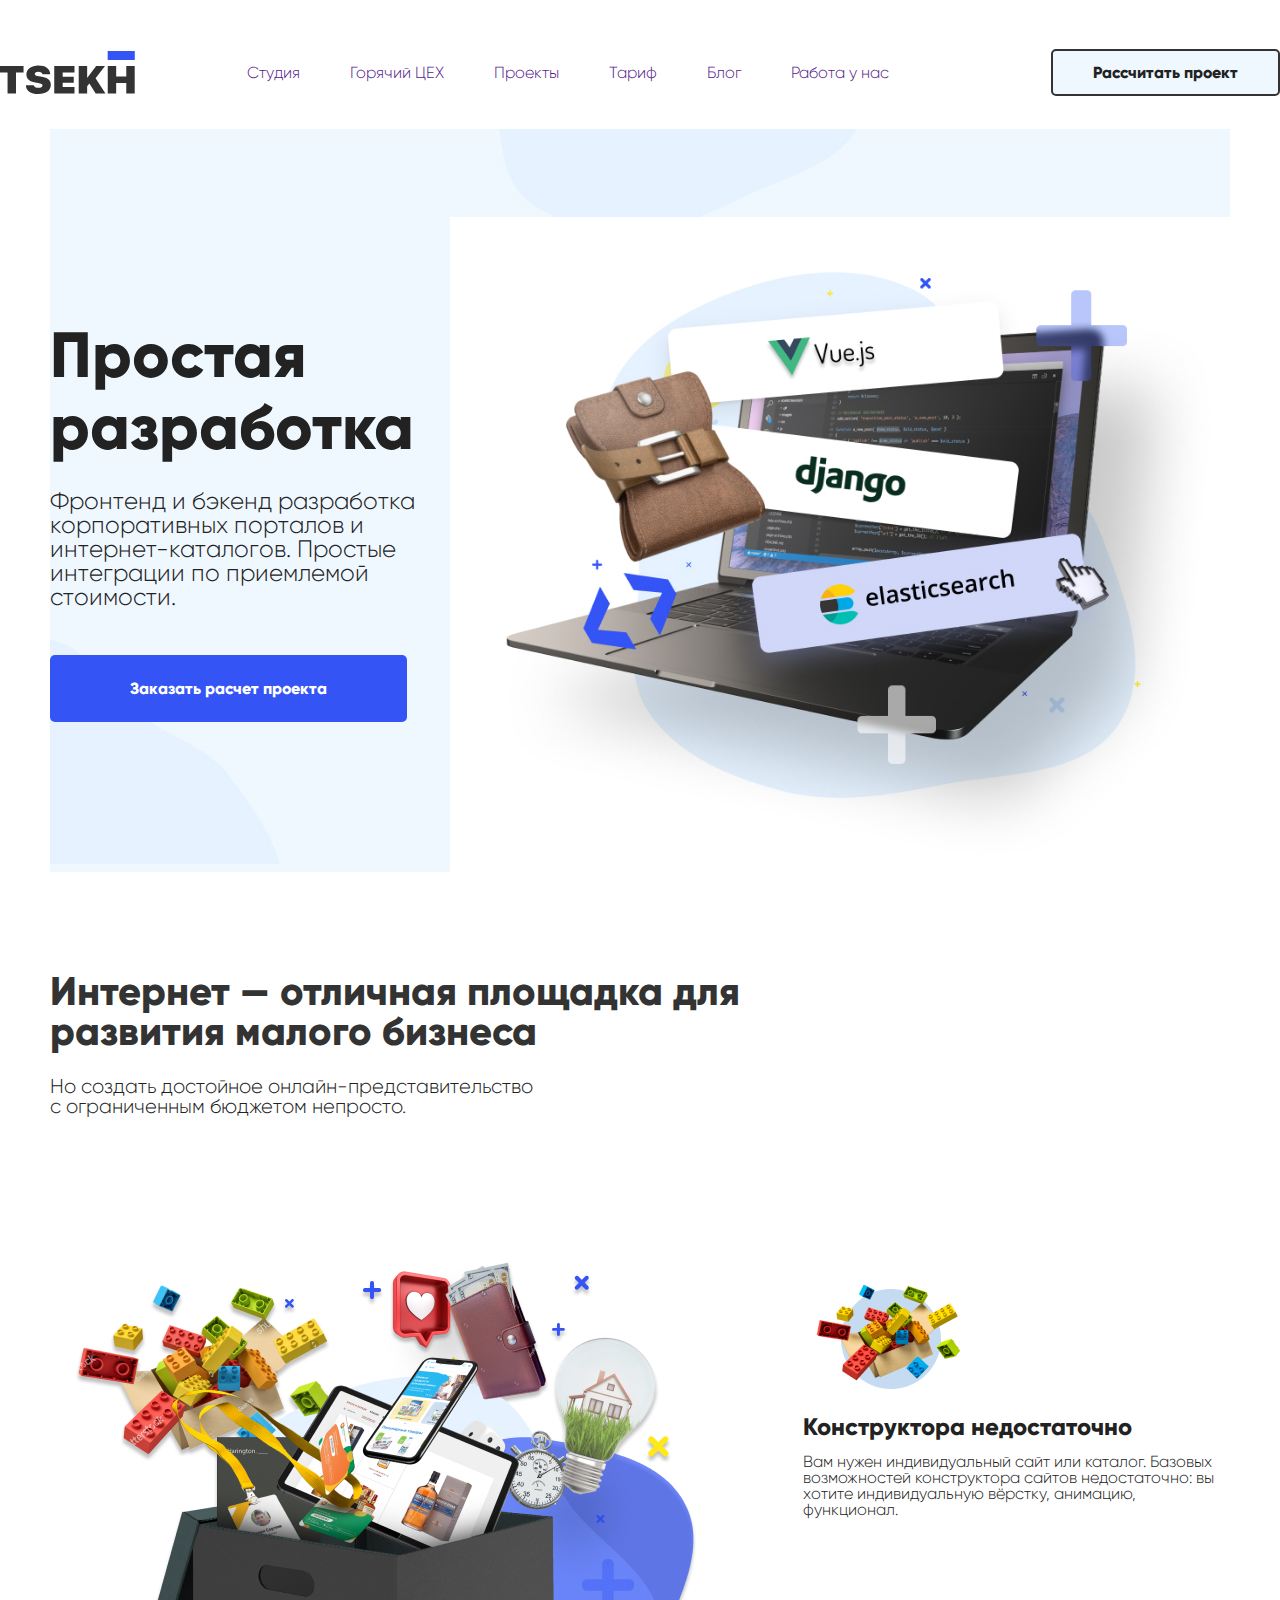
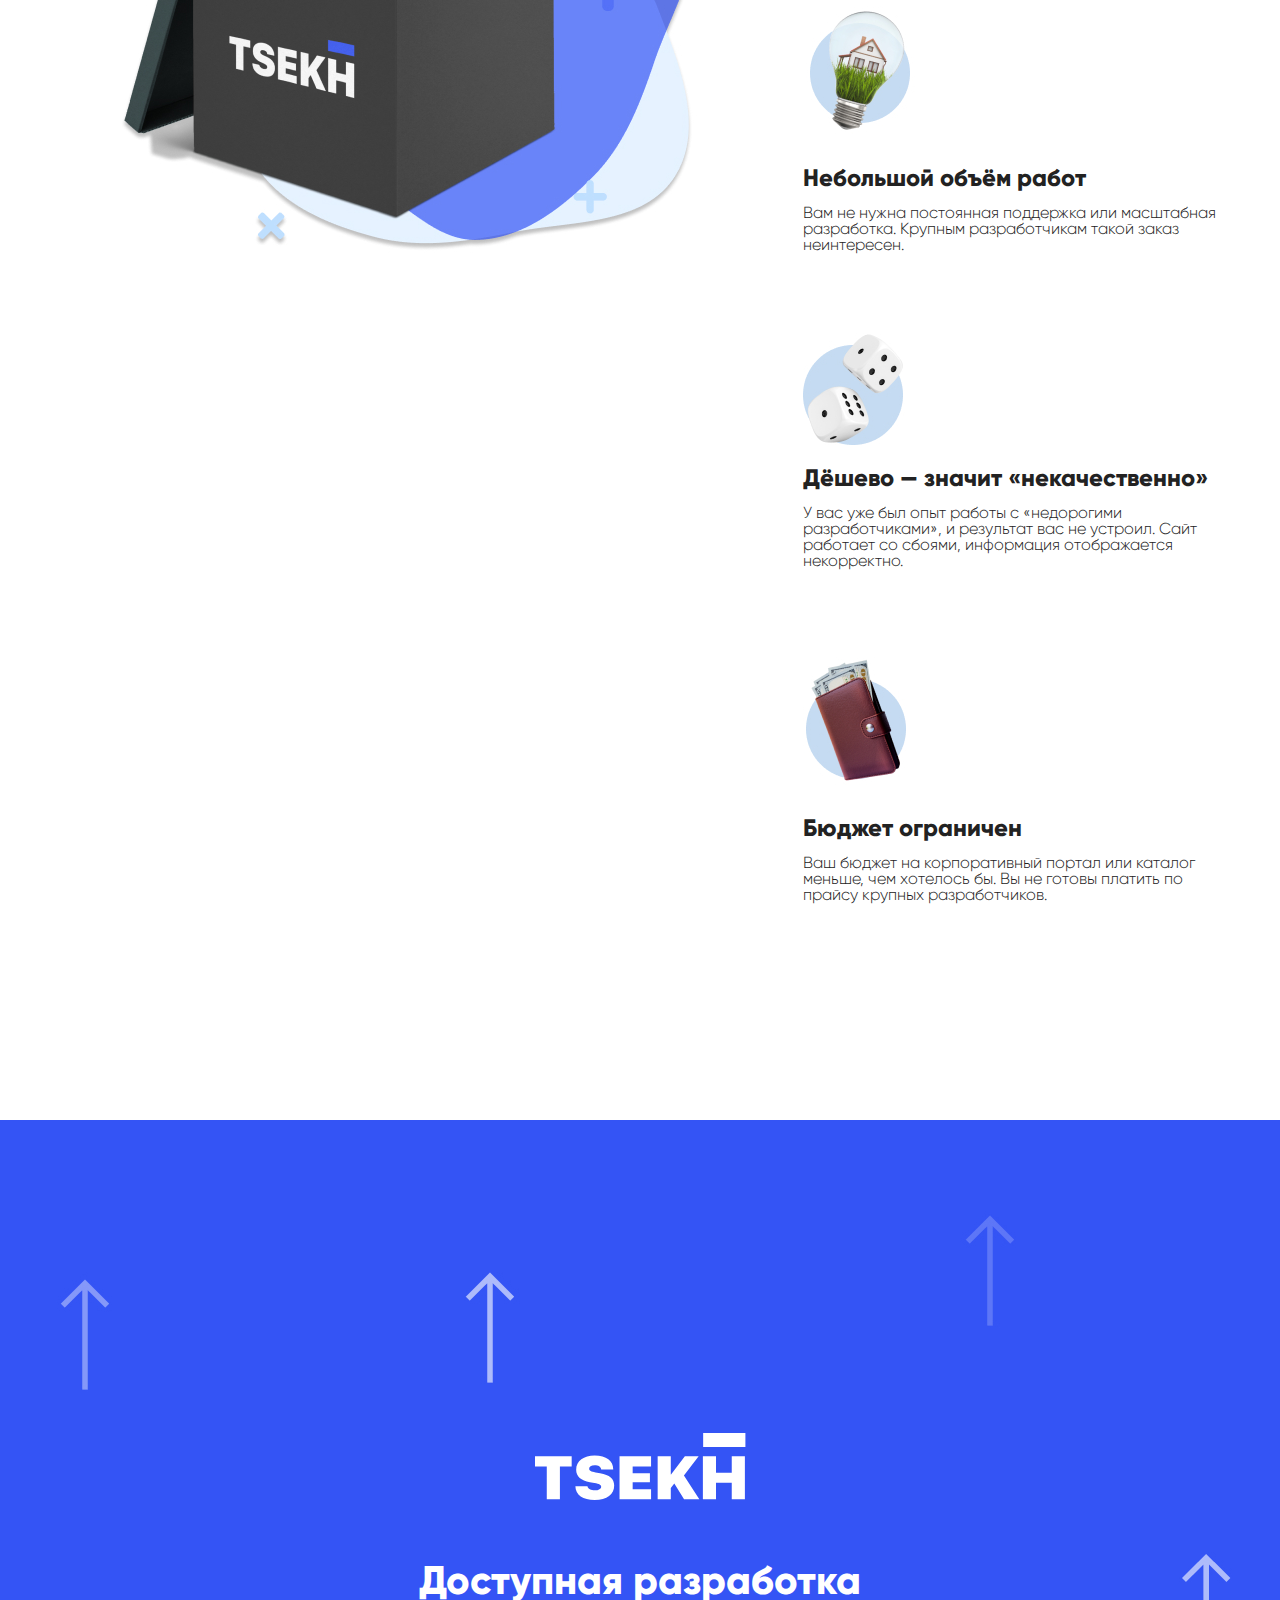
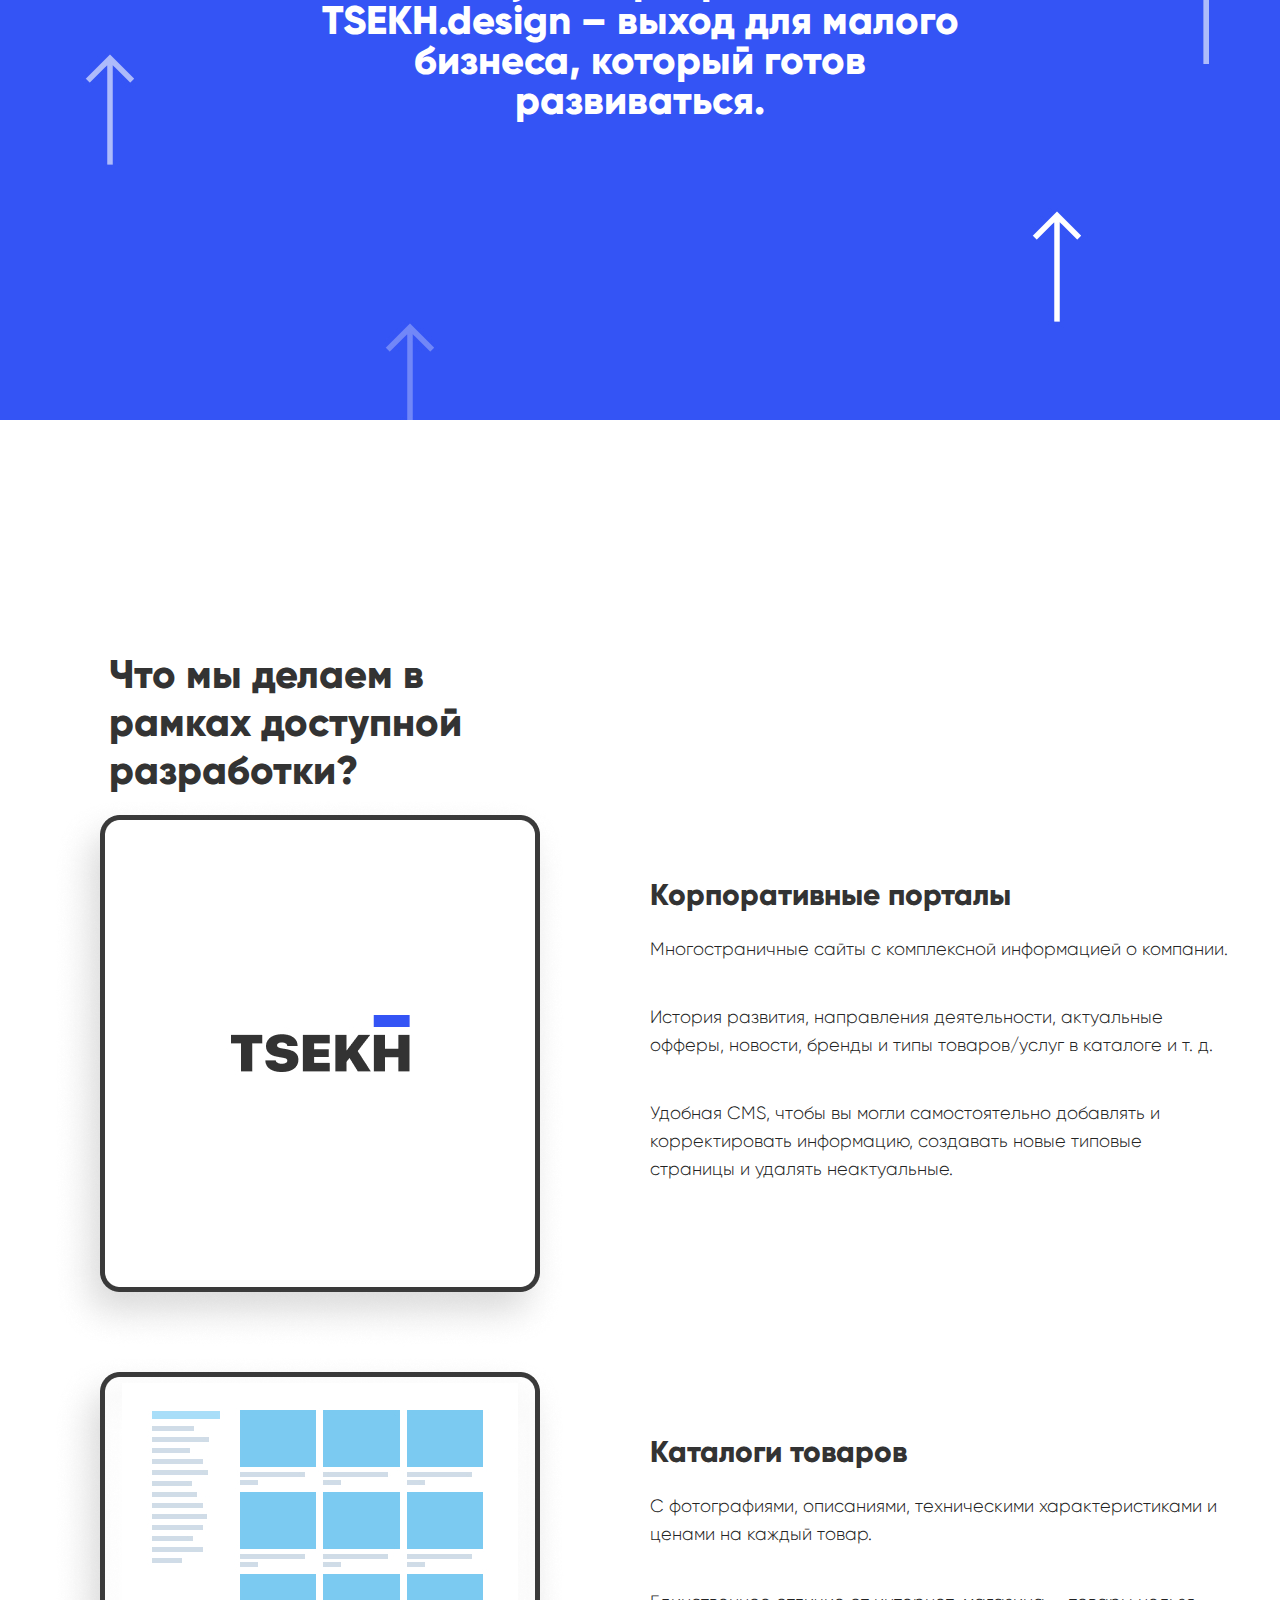
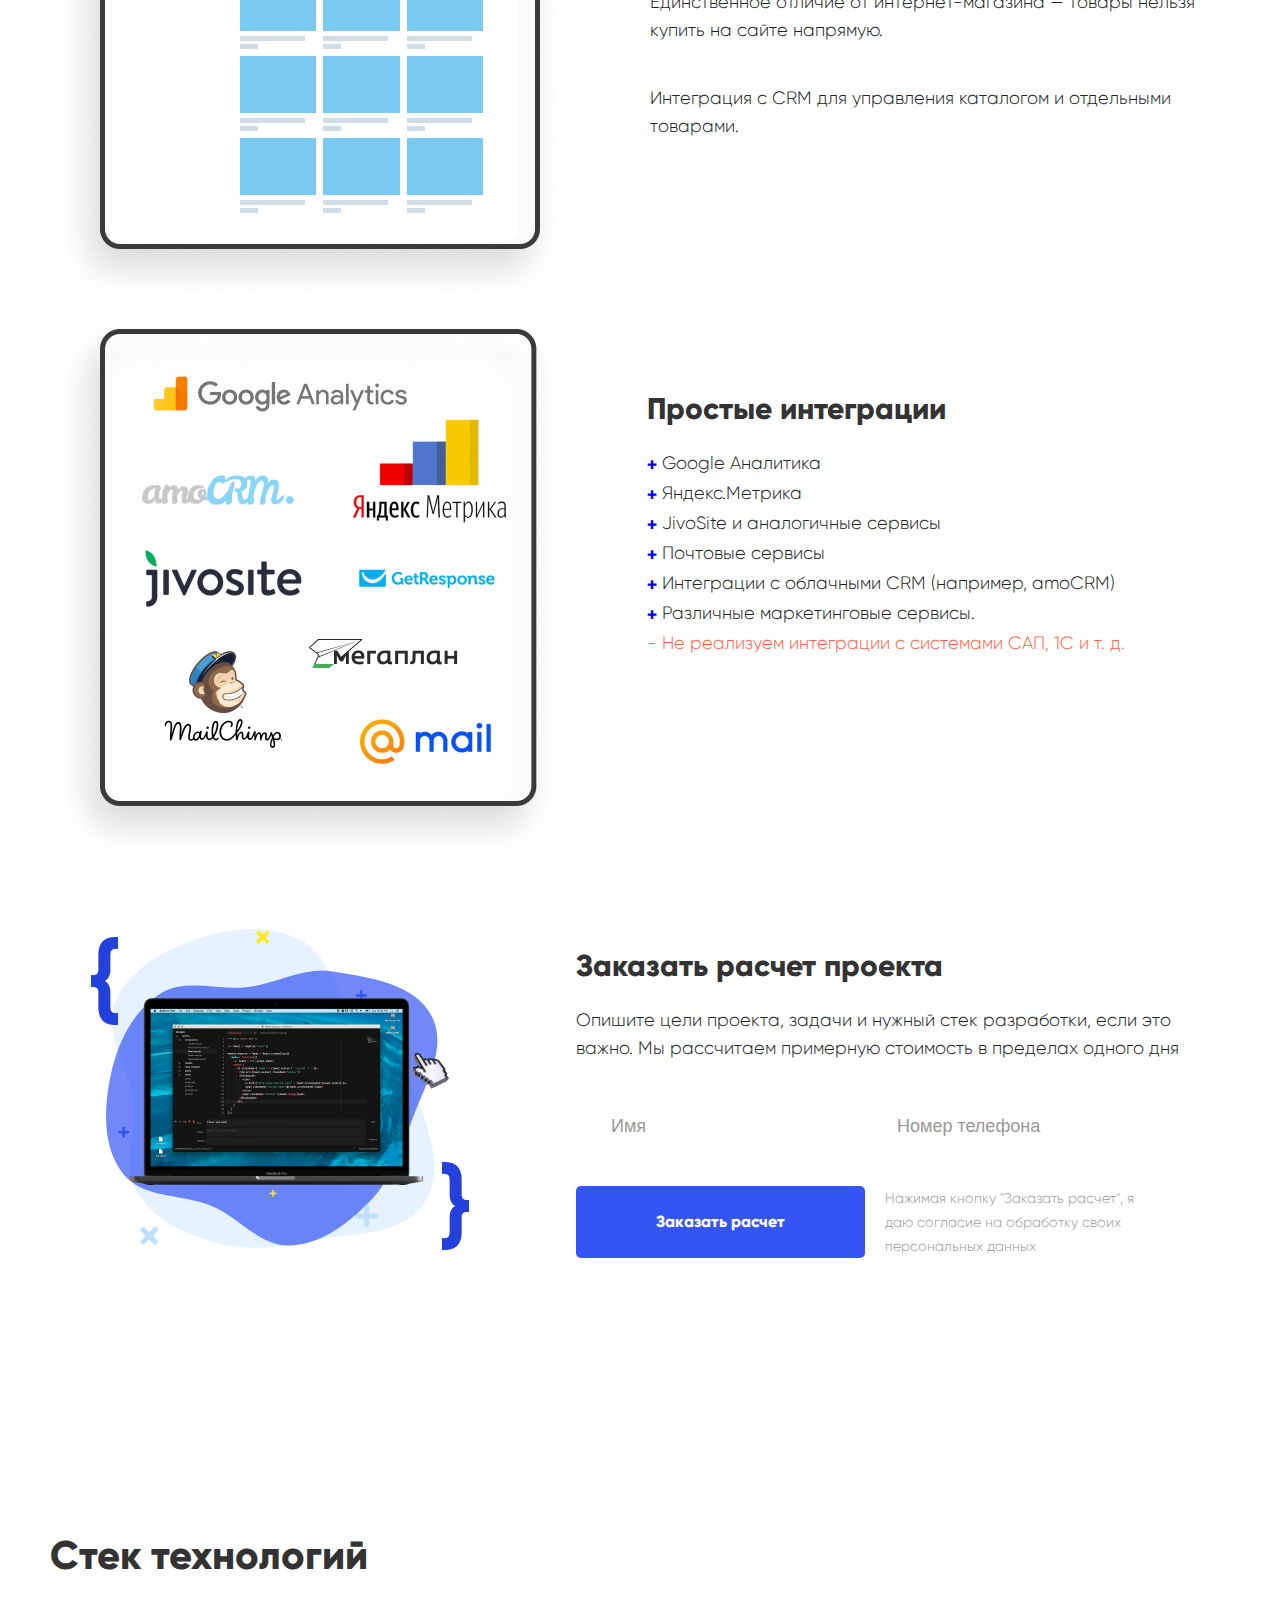
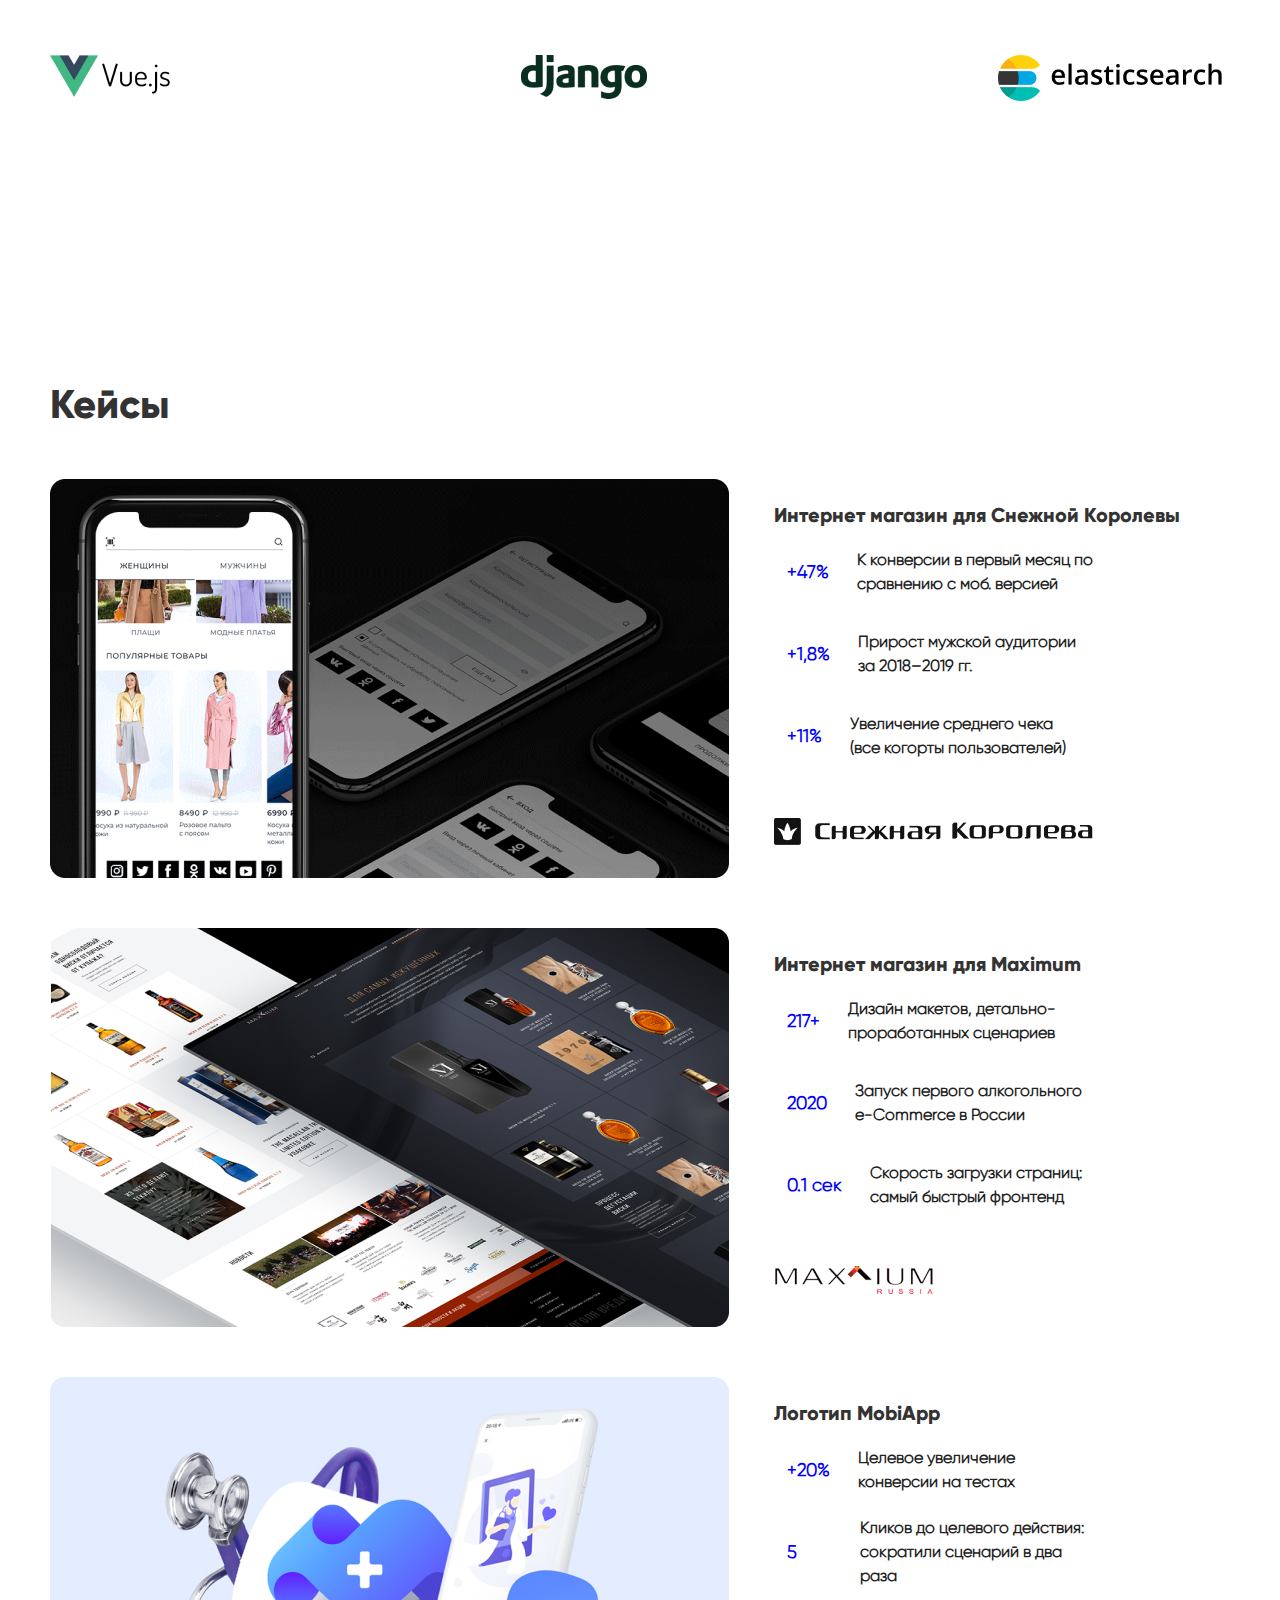
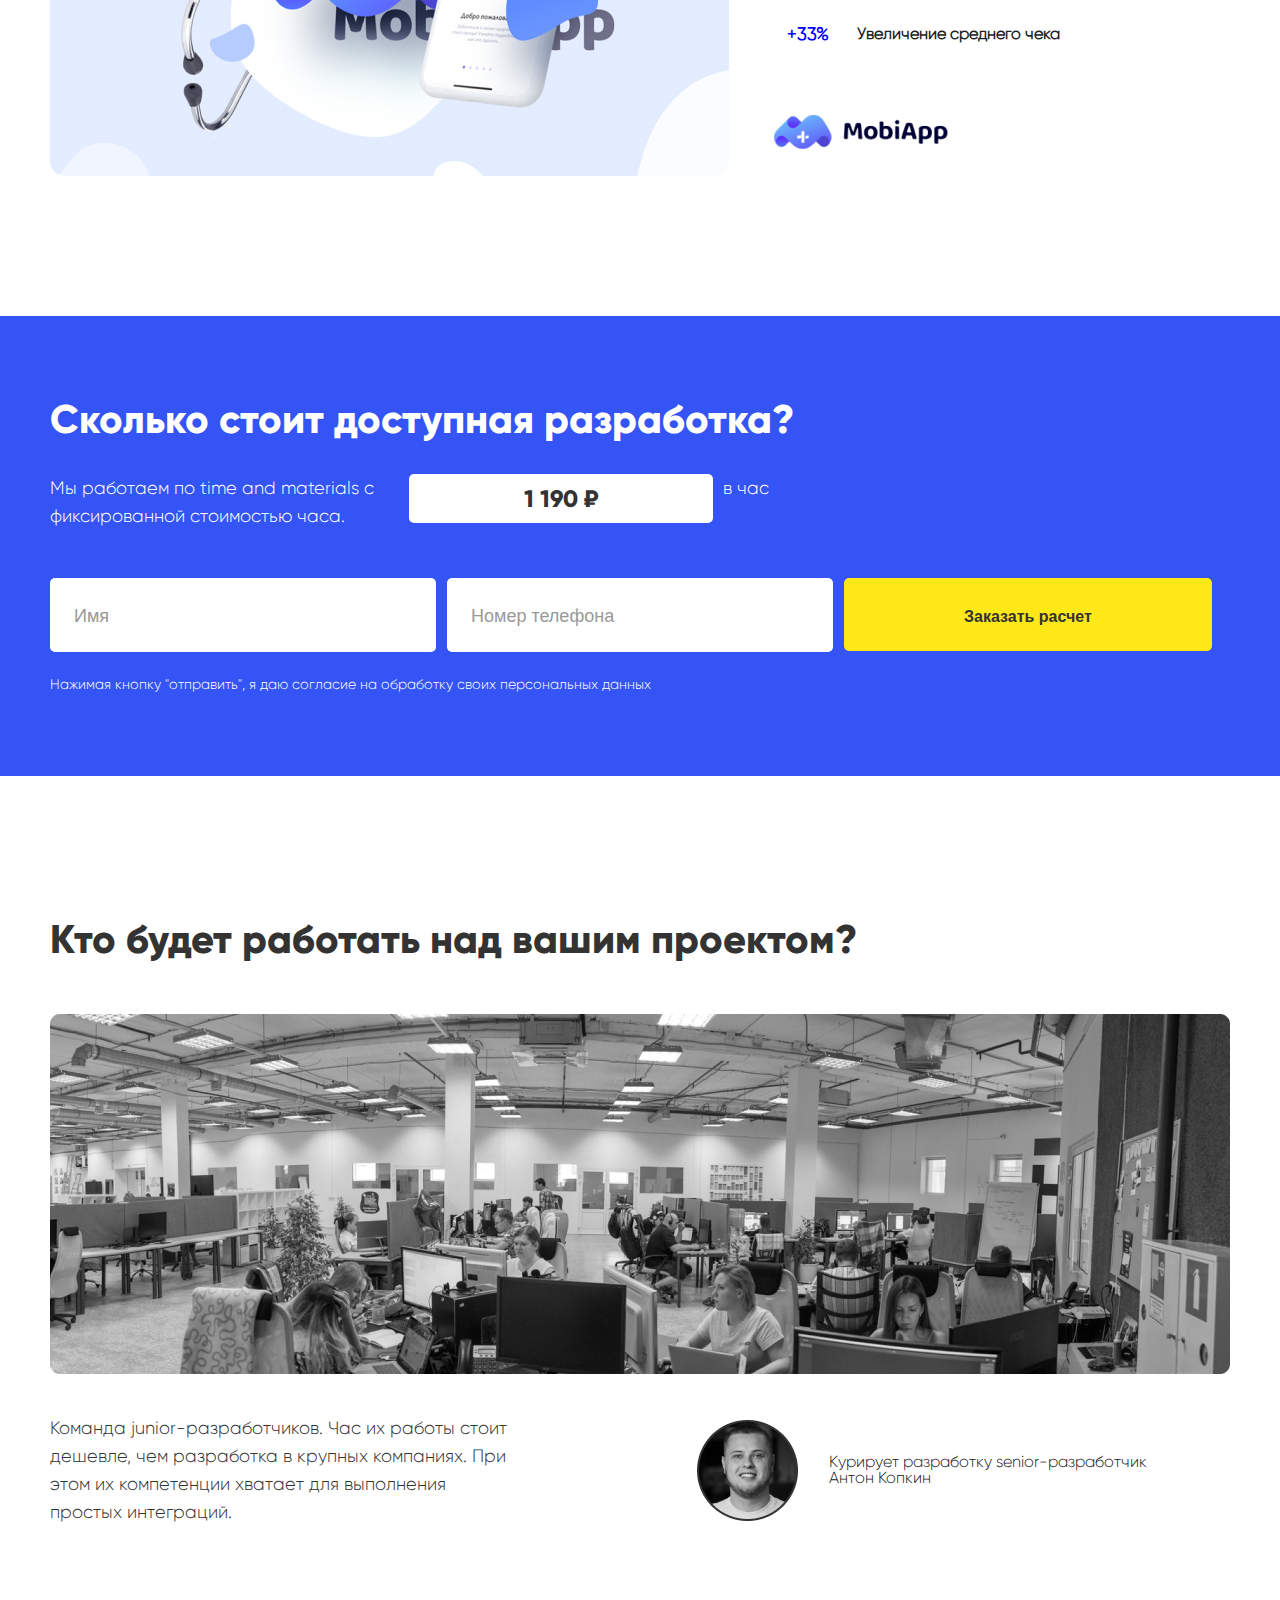
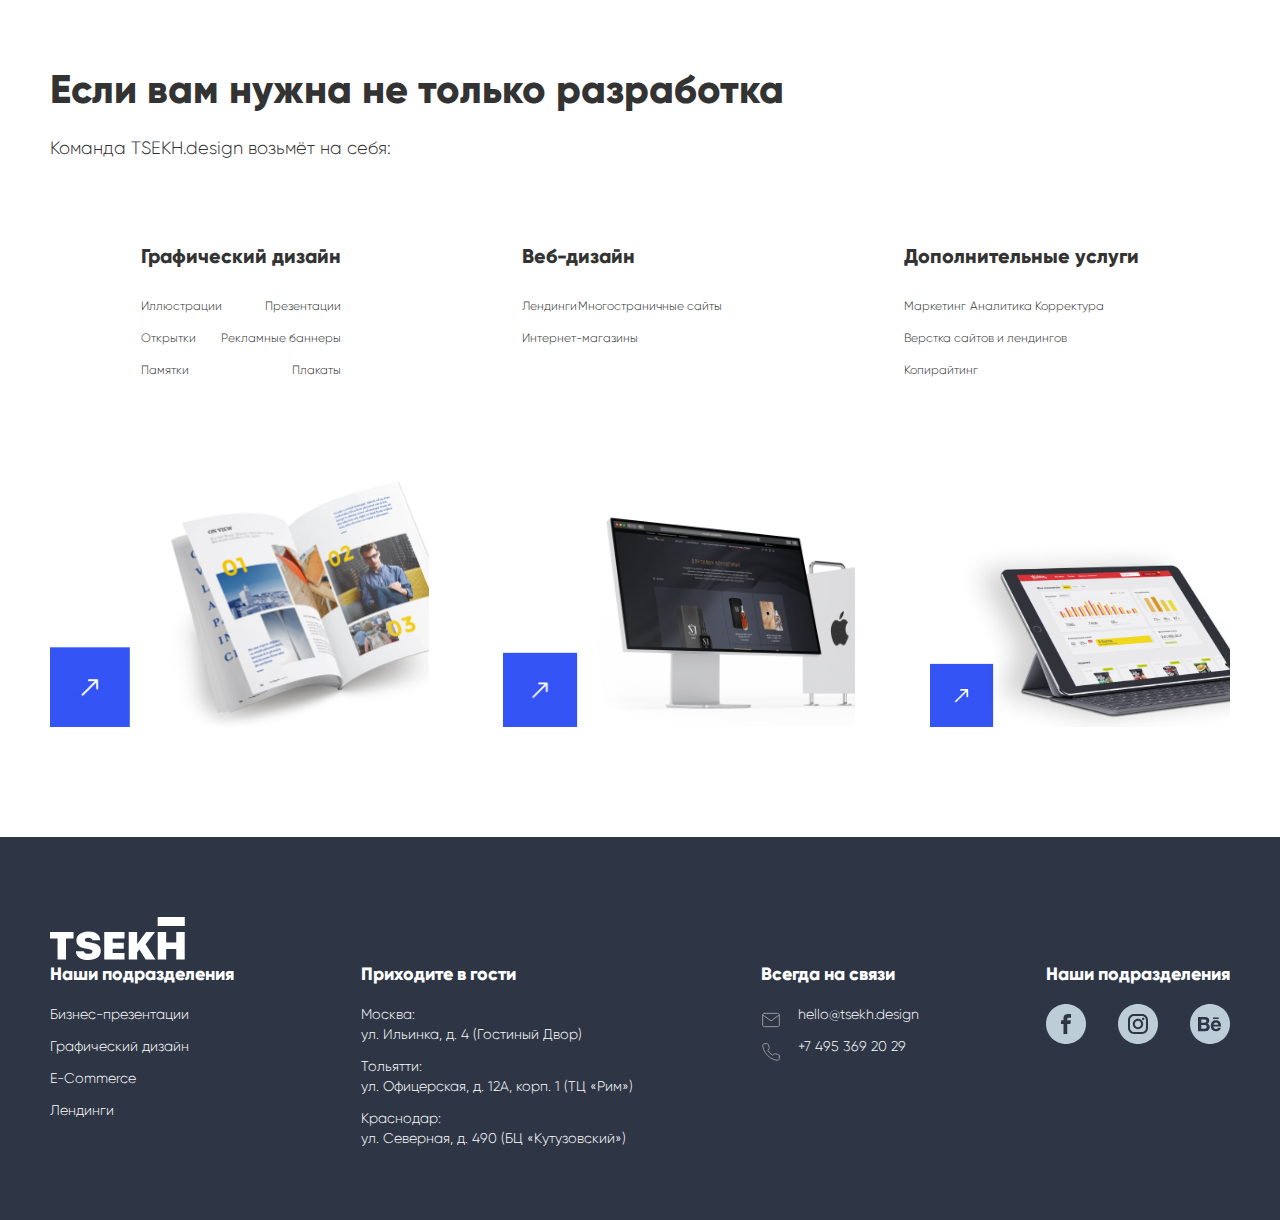
<file: index.html>
<!DOCTYPE html>
<html lang="en">

<head>
    <meta charset="UTF-8">
    <meta name="viewport" content="width=device-width, initial-scale=1.0">
    <meta http-equiv="X-UA-Compatible" content="ie=edge">
    <link rel="stylesheet" href="css\reset.css">
    <link rel="stylesheet" href="css\main.css">
    <title>Document</title>
</head>

<body>
    <header class="header">
        <div class="wrapper">
            <div class="header_wrapper">
                <div class="header_logo">
                    <img src="img\logo\Group Copy.svg" alt="header_logo">
                </div>
                <div class="header_nav">
                    <ul class="header_list">
                        <li class="header_item">
                            <a class="header_link" href="">Студия</a>
                        </li>
                        <li class="header_item">
                            <a class="header_link" href="">Горячий ЦЕХ</a>
                        </li>
                        <li class="header_item">
                            <a class="header_link" href="">Проекты</a>
                        </li>
                        <li class="header_item">
                            <a class="header_link" href="">Тариф</a>
                        </li>
                        <li class="header_item">
                            <a class="header_link" href="">Блог</a>
                        </li>
                        <li class="header_item">
                            <a class="header_link" href="">Работа у нас</a>
                        </li>
                    </ul>
                </div>
                <button class="header_button">
                    Рассчитать проект
                </button>
            </div>
        </div>
    </header>
    <main class="main">
        <div class="section_information_wrapper">
            <div class="intro_bg">
                <section class="intro">
                    <div class="intro_wrapper">
                        <div class="intro_titel">
                            <h1>Простая
                                разработка</h1>
                        </div>
                        <div class="intro_text">
                            <p>Фронтенд и бэкенд разработка корпоративных порталов и интернет-каталогов. Простые
                                интеграции
                                по
                                приемлемой стоимости.</p>
                        </div>
                        <button class="intro_button">
                            Заказать расчет проекта
                        </button>
                    </div>
                    <!-- intro_wrapper -->
                    <div class="intro_wrapper_image">
                        <div class="intro_image">
                            <img src="img/big-image_intro.jpg" alt="intro_image">
                        </div>
                    </div>
                </section>
                <!--end intro -->
            </div>
            <section class="intro_content">
                <div class="intro_content_wrapper-left">
                    <div class="intro_content_titel">
                        <h2>Интернет — отличная площадка для развития малого бизнеса</h2>
                    </div>
                    <div class="intro_content_text">
                        <p>Но создать достойное онлайн-представительство с ограниченным бюджетом непросто.
                        </p>
                    </div>
                    <div class="intro_content_image">
                        <img src="img\icon848.jpg" alt="icon848">
                    </div>
                </div>
                <!-- intro_content_wrapper -->
                <div class="intro_content_wrapper-right">
                    <div class="intro_content_block">
                        <img class="intro_content_image" src="img\icon846.jpg" alt="icon846">
                        <div class="intro_content_subtitel">
                            <h4>Конструктора недостаточно</h4>
                        </div>
                        <div class="intro_content_subtext">
                            <p>Вам нужен индивидуальный сайт или каталог. Базовых возможностей конструктора сайтов
                                недостаточно: вы хотите индивидуальную вёрстку, анимацию, функционал.
                            </p>
                        </div>
                    </div>
                    <div class="intro_content_block">
                        <img class="intro_content_image" src="img\icon847.jpg" alt="icon847">
                        <div class="intro_content_subtitel">
                            <h4>Небольшой объём работ</h4>
                        </div>
                        <div class="intro_content_subtext">
                            <p>Вам не нужна постоянная поддержка или масштабная разработка. Крупным разработчикам такой
                                заказ неинтересен.
                            </p>
                        </div>
                    </div>
                    <div class="intro_content_block">
                        <img class="intro_content_image" src="img\icon850.jpg" alt="icon850">
                        <div class="intro_content_subtitel">
                            <h4>Дёшево — значит «некачественно»</h4>
                        </div>
                        <div class="intro_content_subtext">
                            <p>У вас уже был опыт работы с «недорогими разработчиками», и результат вас не устроил. Сайт
                                работает со сбоями, информация отображается некорректно.
                            </p>
                        </div>
                    </div>
                    <div class="intro_content_block">
                        <img class="intro_content_image" src="img\icon851.jpg" alt="icon851">
                        <div class="intro_content_subtitel">
                            <h4>Бюджет ограничен</h4>
                        </div>
                        <div class="intro_content_subtext">
                            <p>Ваш бюджет на корпоративный портал или каталог меньше, чем хотелось бы. Вы не готовы
                                платить
                                по прайсу крупных разработчиков.
                            </p>
                        </div>
                    </div>
                </div>
                <!-- intro_content_wrapper-right -->
            </section>
            <!-- intro_content -->
        </div>
        <!-- wrapper -->

        <section class="section_arrow">
            <div class="section_arrow_titel">
                <img class="section_arrow_logo" src="img\logo_image.svg" alt="logo_image">
                <h2>Доступная разработка TSEKH.design
                    – выход для малого бизнеса, который готов развиваться.</h2>
            </div>
        </section>
        <!-- section_arrow -->
        <div class="wrapper"></div>
        <div class="section_information_wrapper">
            <!-- ОБЕРКА ТЕСТ -->
            <section class="section_information">
                <div class="section_information_titel">
                    <h4>Что мы делаем в рамках доступной разработки?</h4>
                </div>
                <div class="section_information_block">
                    <div class="section_information_image">
                        <img src="img\section_information_image1.jpg" alt="section_information_image1">
                    </div>
                    <div class="section_information_content">
                        <div class="section_information_content_titel">
                            <h5>Корпоративные порталы
                            </h5>
                        </div>
                        <div class="section_information_content_text">
                            <p>Многостраничные сайты с комплексной информацией о компании.</p>
                            <p>История развития, направления деятельности, актуальные офферы, новости, бренды и типы
                                товаров/услуг в каталоге и т. д.</p>
                            <p>Удобная CMS, чтобы вы могли самостоятельно добавлять и корректировать информацию,
                                создавать новые типовые страницы и удалять неактуальные.</p>
                        </div>
                    </div>
                </div>
                <!-- section_information_block -->
                <div class="section_information_block">
                    <div class="section_information_image">
                        <img src="img\section_information_image2.jpg" alt="section_information_image1">
                    </div>
                    <div class="section_information_content">
                        <div class="section_information_content_titel">
                            <h5>Каталоги товаров
                            </h5>
                        </div>
                        <div class="section_information_content_text">
                            <p>С фотографиями, описаниями, техническими характеристиками и ценами на каждый товар.
                            </p>
                            <p>Единственное отличие от интернет-магазина — товары нельзя купить на сайте напрямую.
                            </p>
                            <p>Интеграция с CRM для управления каталогом и отдельными товарами.</p>
                        </div>
                    </div>
                </div>
                <!-- section_information_block -->
                <div class="section_information_block">
                    <div class="section_information_image">
                        <img src="img\section_information_image3.jpg" alt="section_information_image1">
                    </div>
                    <div class="section_information_content">
                        <div class="section_information_content_titel">
                            <h5>Простые интеграции
                            </h5>
                        </div>
                        <div class="section_information_content_text_span">
                            <p><span>&#10010</span> Google Аналитика</p>
                            <p><span>&#10010</span> Яндекс.Метрика</p>
                            <p><span>&#10010</span> JivoSite и аналогичные сервисы</p>
                            <p><span>&#10010</span> Почтовые сервисы</p>
                            <p><span>&#10010</span> Интеграции с облачными CRM (например, amoCRM)</p>
                            <p><span>&#10010</span> Различные маркетинговые сервисы.</p>
                            <p class="section_information_content_text_last">&#45 Не реализуем интеграции с
                                системами
                                САП, 1С и т. д.</p>
                        </div>
                    </div>
                </div>
                <!-- section_information_block -->
                <div class="section_information_block">
                    <div class="section_information_image">
                        <img src="img\section_information_image4.jpg" alt="section_information_image1">
                    </div>
                    <div class="section_information_content">
                        <div class="section_information_content_titel">
                            <h5>Заказать расчет проекта
                            </h5>
                        </div>
                        <div class="section_information_content_text">
                            <p>Опишите цели проекта, задачи и нужный стек разработки, если это важно. Мы рассчитаем
                                примерную стоимость в пределах одного дня</p>
                        </div>
                        <div class="section_information_content_input">
                            <input type="text" value="Имя">
                        </div>
                        <div class="section_information_content_input">
                            <input type="text" value="Номер телефона">
                        </div>
                        <div class="section_information_content_button">
                            <button>Заказать расчет</button>
                            <div class="section_information_content_small">
                                Нажимая кнопку "Заказать расчет", я даю согласие
                                на обработку своих персональных данных
                            </div>
                        </div>
                    </div>
                </div>
            </section>
            <!-- section_information -->
            <div class="section_technology_titel">
                <h3>Стек технологий</h3>
            </div>
            <section class="section_technology">
                <div class="section_technology_image">
                    <img src="img\vuejs.jpg" alt="vuejs">
                </div>
                <div class="section_technology_image">
                    <img src="img\django.jpg" alt="django">
                </div>

                <div class="section_technology_image">
                    <img src="img\Elasticsearch.jpg" alt="Elasticsearch">
                </div>
            </section>
            <!-- section_technology -->

            <section class="section_cases">
                <div class="section_cases_titel">
                    <h4>Кейсы</h4>
                </div>
                <div class="section_cases_block">
                    <div class="section_cases_image"><img src="img\section_case_image1.jpg" alt="section_case_image1">
                    </div>
                    <div class="section_cases_content">
                        <div class="section_cases_subtitel">Интернет магазин для Снежной Королевы</div>
                        <div class="section_cases_wrapper">
                            <div class="section_cases_percent">
                                <p>+47%</p>
                            </div>
                            <div class="section_cases_text">
                                <p> К конверсии в первый месяц
                                    по сравнению с моб. версией</p>
                            </div>
                        </div>
                        <div class="section_cases_wrapper">
                            <div class="section_cases_percent">
                                <p>+1,8%</p>
                            </div>
                            <div class="section_cases_text">
                                <p> Прирост мужской аудитории
                                    за 2018–2019 гг.</p>
                            </div>
                        </div>
                        <div class="section_cases_wrapper">
                            <div class="section_cases_percent">
                                <p>+11%</p>
                            </div>
                            <div class="section_cases_text">
                                <p> Увеличение среднего чека
                                    (все когорты пользователей)</p>
                            </div>
                        </div>
                        <div class="section_cases_percent_image">
                            <img src="img\section_case_subimage1.jpg" alt="section_case_subimage1">
                        </div>
                    </div>
                    <!-- section_cases_content -->
                </div>
                <!-- section_cases_block 1 -->
                <div class="section_cases_block">
                    <div class="section_cases_image"><img src="img\section_case_image2.jpg" alt="section_case_image2">
                    </div>
                    <div class="section_cases_content">
                        <div class="section_cases_subtitel">Интернет магазин для Maximum</div>
                        <div class="section_cases_wrapper">
                            <div class="section_cases_percent">
                                <p>217+</p>
                            </div>
                            <div class="section_cases_text">
                                <p> Дизайн макетов,
                                    детально-проработанных сценариев</p>
                            </div>
                        </div>
                        <div class="section_cases_wrapper">
                            <div class="section_cases_percent">
                                <p>2020</p>
                            </div>
                            <div class="section_cases_text">
                                <p> Запуск первого алкогольного
                                    e-Commerce в России</p>
                            </div>
                        </div>
                        <div class="section_cases_wrapper">
                            <div class="section_cases_percent">
                                <p>0.1 сек</p>
                            </div>
                            <div class="section_cases_text">
                                <p> Скорость загрузки страниц:
                                    самый быстрый фронтенд</p>
                            </div>
                        </div>
                        <div class="section_cases_percent_image">
                            <img src="img\section_case_subimage2.jpg" alt="ssection_case_subimage2">
                        </div>
                    </div>
                    <!-- section_cases_content -->
                </div>
                <!--  section_cases_block 2-->
                <div class="section_cases_block">
                    <div class="section_cases_image"><img src="img\section_case_image3.jpg" alt="section_case_image3">
                    </div>
                    <div class="section_cases_content">
                        <div class="section_cases_subtitel">Логотип MobiApp</div>
                        <div class="section_cases_wrapper">
                            <div class="section_cases_percent">
                                <p>+20%</p>
                            </div>
                            <div class="section_cases_text">
                                <p> Целевое увеличение конверсии на тестах
                                </p>
                            </div>
                        </div>
                        <div class="section_cases_wrapper">
                            <div class="section_cases_percent active">
                                <p>5</p>
                            </div>
                            <div class="section_cases_text">
                                <p> Кликов до целевого действия: сократили сценарий в два раза</p>
                            </div>
                        </div>
                        <div class="section_cases_wrapper">
                            <div class="section_cases_percent">
                                <p>+33%</p>
                            </div>
                            <div class="section_cases_text">
                                <p> Увеличение среднего чека</p>
                            </div>
                        </div>
                        <div class="section_cases_percent_image">
                            <img src="img\section_case_subimage3.jpg" alt="section_case_subimage3">
                        </div>
                    </div>
                    <!-- section_cases_content -->
                </div>
                <!--   section_cases_block 3-->
            </section>
            <!-- section_cases -->
        </div>
        <!-- section_information_wrapper ИЗМЕНИТЬ НАЗВАНИЕ добавить вверх!! -->
        <section class="section_price">
            <div class="section_price_wrapper">
                <div class="section_price_titel">
                    Сколько стоит доступная разработка?
                </div>
                <div class="section_price_block">
                    <div class="section_price_text">Мы работаем по time and materials с фиксированной стоимостью часа.
                    </div>
                    <div class="section_price_input-price">
                        <input type="text" value="1 190 ₽">
                    </div>
                    <div class="section_price_subtext">в час</div>
                </div>
                <div class="section_price_block-input">
                    <input type="text" value="Имя">
                    <input type="text" value="Номер телефона">
                    <button class="section_price_block-button">Заказать расчет</button>
                </div>
                <div class="section_price_small-text">
                    Нажимая кнопку "отправить", я даю согласие
                    на обработку своих персональных данных
                </div>
            </div>
            <!-- section_price_wrapper -->
        </section>

        <div class="section_information_wrapper">
            <section class="section_project">
                <div class="section_project_titel">
                    Кто будет работать над вашим проектом?
                </div>
                <div class="section_project_image">
                    <img src="img\developer_photo.jpg" alt="developer_photo">
                </div>
                <div class="section_project_block">
                    <div class="section_project_text">
                        <p>Команда junior-разработчиков. Час их работы стоит дешевле, чем разработка в крупных
                            компаниях.
                            При
                            этом их компетенции хватает для выполнения простых интеграций.</p>
                    </div>
                    <div class="section_project_photo">
                        <img src="img\photo_project.jpg" alt="photo_project">
                        <p>Курирует разработку senior-разработчик Антон Копкин</p>
                    </div>
                </div>
            </section>
            <!-- section_project -->
            <section class="section_portfolio">
                <div class="section_portfolio_titel">
                    <h4>Если вам нужна не только разработка</h4>
                </div>
                <div class="section_portfolio_subtitel">
                    <p>Команда TSEKH.design возьмёт на себя:</p>
                </div>
                <div class="section_portfolio_block_wrapper">

                    <div class="section_portfolio_block">
                        <div class="section_portfolio_block_titel">
                            <h4>Графический дизайн</h4>
                        </div>
                        <div class="section_portfolio_block_text">
                            <p>Иллюстрации</p>
                            <p>Презентации</p>
                            <p>Открытки</p>
                            <p>Рекламные баннеры</p>
                            <p>Памятки</p>
                            <p>Плакаты</p>
                        </div>
                    </div>
                    <!-- section_portfolio_block1 -->

                    <div class="section_portfolio_block">
                        <div class="section_portfolio_block_titel">
                            <h4>Веб-дизайн</h4>
                        </div>
                        <div class="section_portfolio_block_text">
                            <p>Лендинги</p>
                            <p>Многостраничные сайты</p>
                            <p>Интернет-магазины</p>
                        </div>
                    </div>
                    <!-- section_portfolio_block2 -->

                    <div class="section_portfolio_block">
                        <div class="section_portfolio_block_titel">
                            <h4>Дополнительные услуги</h4>
                        </div>
                        <div class="section_portfolio_block_text">
                            <p>Маркетинг</p>
                            <p>Аналитика</p>
                            <p>Корректура</p>
                            <p>Верстка сайтов и лендингов</p>
                            <p>Копирайтинг</p>
                        </div>
                    </div>
                    <!-- section_portfolio_block3 -->
                </div>
                <!-- section_portfolio_block_wrapper -->
                <div class="section_portfolio_image">
                    <div class="section_portfolio_image-book">
                        <img src="img\developer1.jpg" alt="developer1">
                    </div>
                    <div class="section_portfolio_image-apple">
                        <img src="img\developer2.jpg" alt="developer2">
                    </div>
                    <div class="section_portfolio_image-notebook">
                        <img src="img\developer3.jpg" alt="developer3">
                    </div>
                </div>
            </section>
        </div>
        <!-- section_information_wrapper -->
    </main>

    <footer class="footer">
        <div class="section_information_wrapper">
            <div class="footer_logo">
                <img src="img\logo_footer.svg" alt="logo_footer">
            </div>
            <div class="footer_block">
                <div class="footer_address">
                    <div class="footer_address_titel">
                        <h5>Наши подразделения</h5>
                    </div>
                    <p>Бизнес-презентации</p>
                    <p>Графический дизайн</p>
                    <p>E-Commerce</p>
                    <p>Лендинги</p>
                </div>
                <!-- footer_address1 -->

                <div class="footer_address">
                    <div class="footer_address_titel">
                        <h5>Приходите в гости</h5>
                    </div>
                    <p>Москва: <br>
                        ул. Ильинка, д. 4 (Гостиный Двор)</p>
                    <p>Тольятти: <br>
                        ул. Офицерская, д. 12А, корп. 1 (ТЦ «Рим»)</p>
                    <p>Краснодар: <br>
                        ул. Северная, д. 490 (БЦ «Кутузовский»)</p>
                </div>
                <!-- footer_address2 -->

                <div class="footer_address">
                    <div class="footer_address_titel">
                        <h5>Всегда на связи</h5>
                    </div>
                    <div class="footer_address_image-text">
                        <img src="img\mail_footer.svg" alt="mail_footer">
                        <p>hello@tsekh.design</p>
                    </div>
                    <div class="footer_address_image-text">
                        <img src="img\phone_footer.svg" alt="phone_footer">
                        <p>+7 495 369 20 29</p>
                    </div>
                    <!-- footer_address -->
                </div>
                <!-- footer_address3 -->
                <div class="footer_address">
                    <div class="footer_address_titel">
                        <h5>Наши подразделения</h5>
                    </div>
                    <div class="footer_address-social-network_wrapper">
                        <div class="footer_address-social-network">
                            <img src="img\footer_facebook.svg" alt="footer_facebook">
                        </div>
                        <div class="footer_address-social-network">
                            <img src="img\footer_inst.svg" alt="footer_inst">
                        </div>
                        <div class="footer_address-social-network">
                            <img src="img\footer_be.svg" alt="footer_be">
                        </div>
                    </div>
                </div>
                <!-- footer_address4 -->
            </div>
            <!-- footer_block -->
        </div>
        <!-- section_information_wrapper -->
    </footer>
    <!-- footer -->
</body>

</html>
</file>
